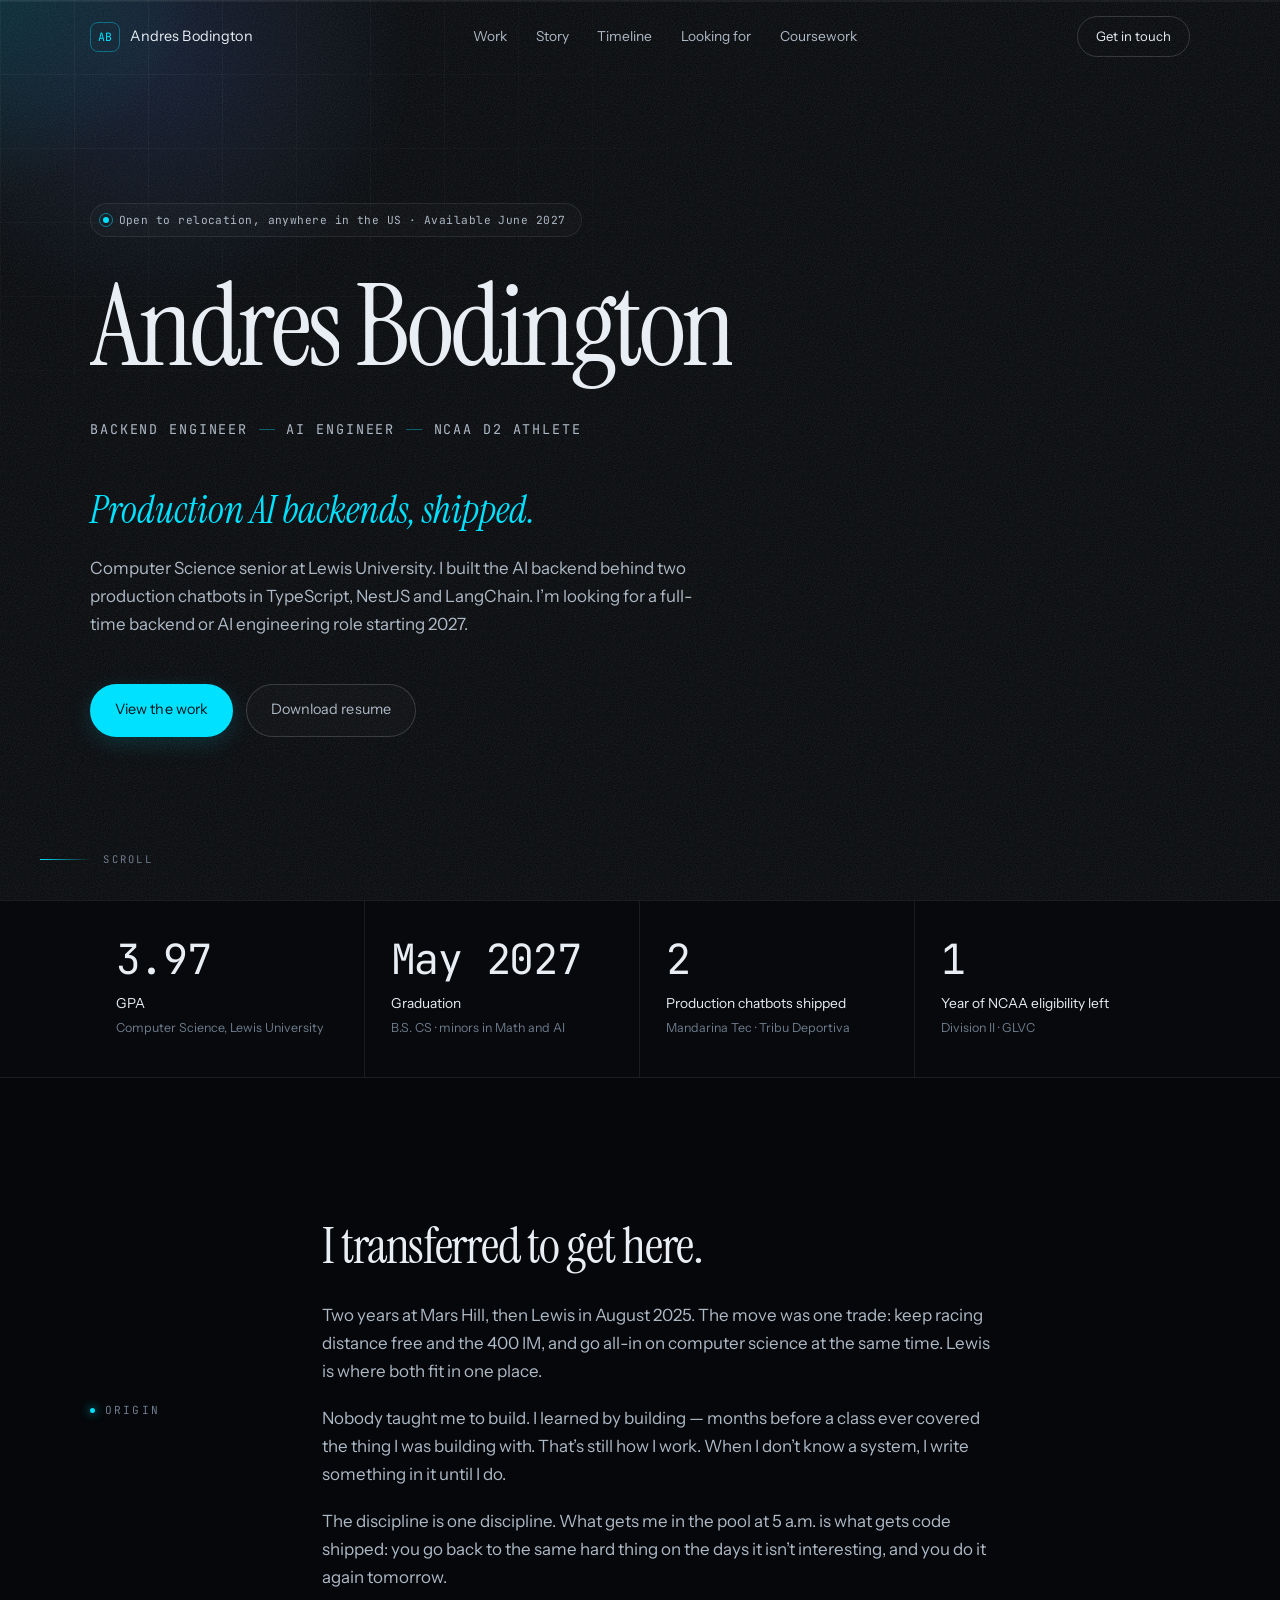
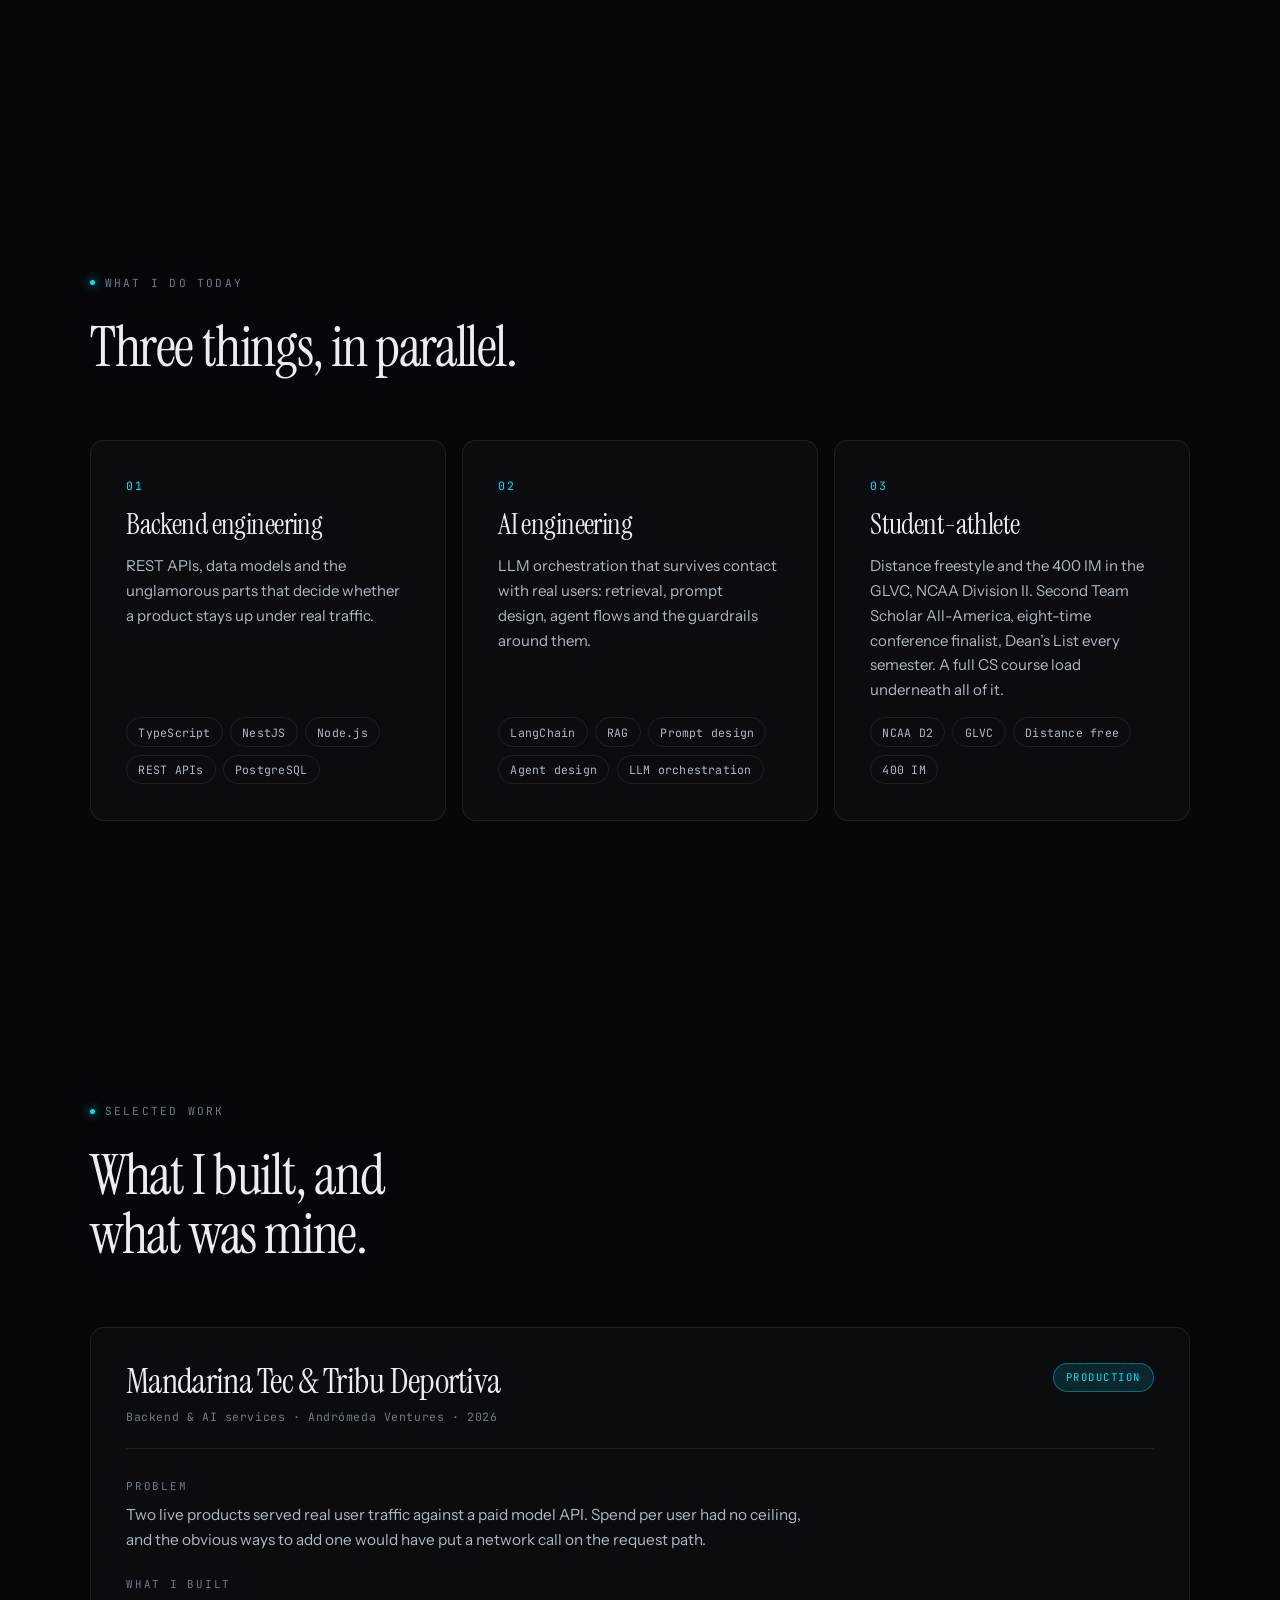
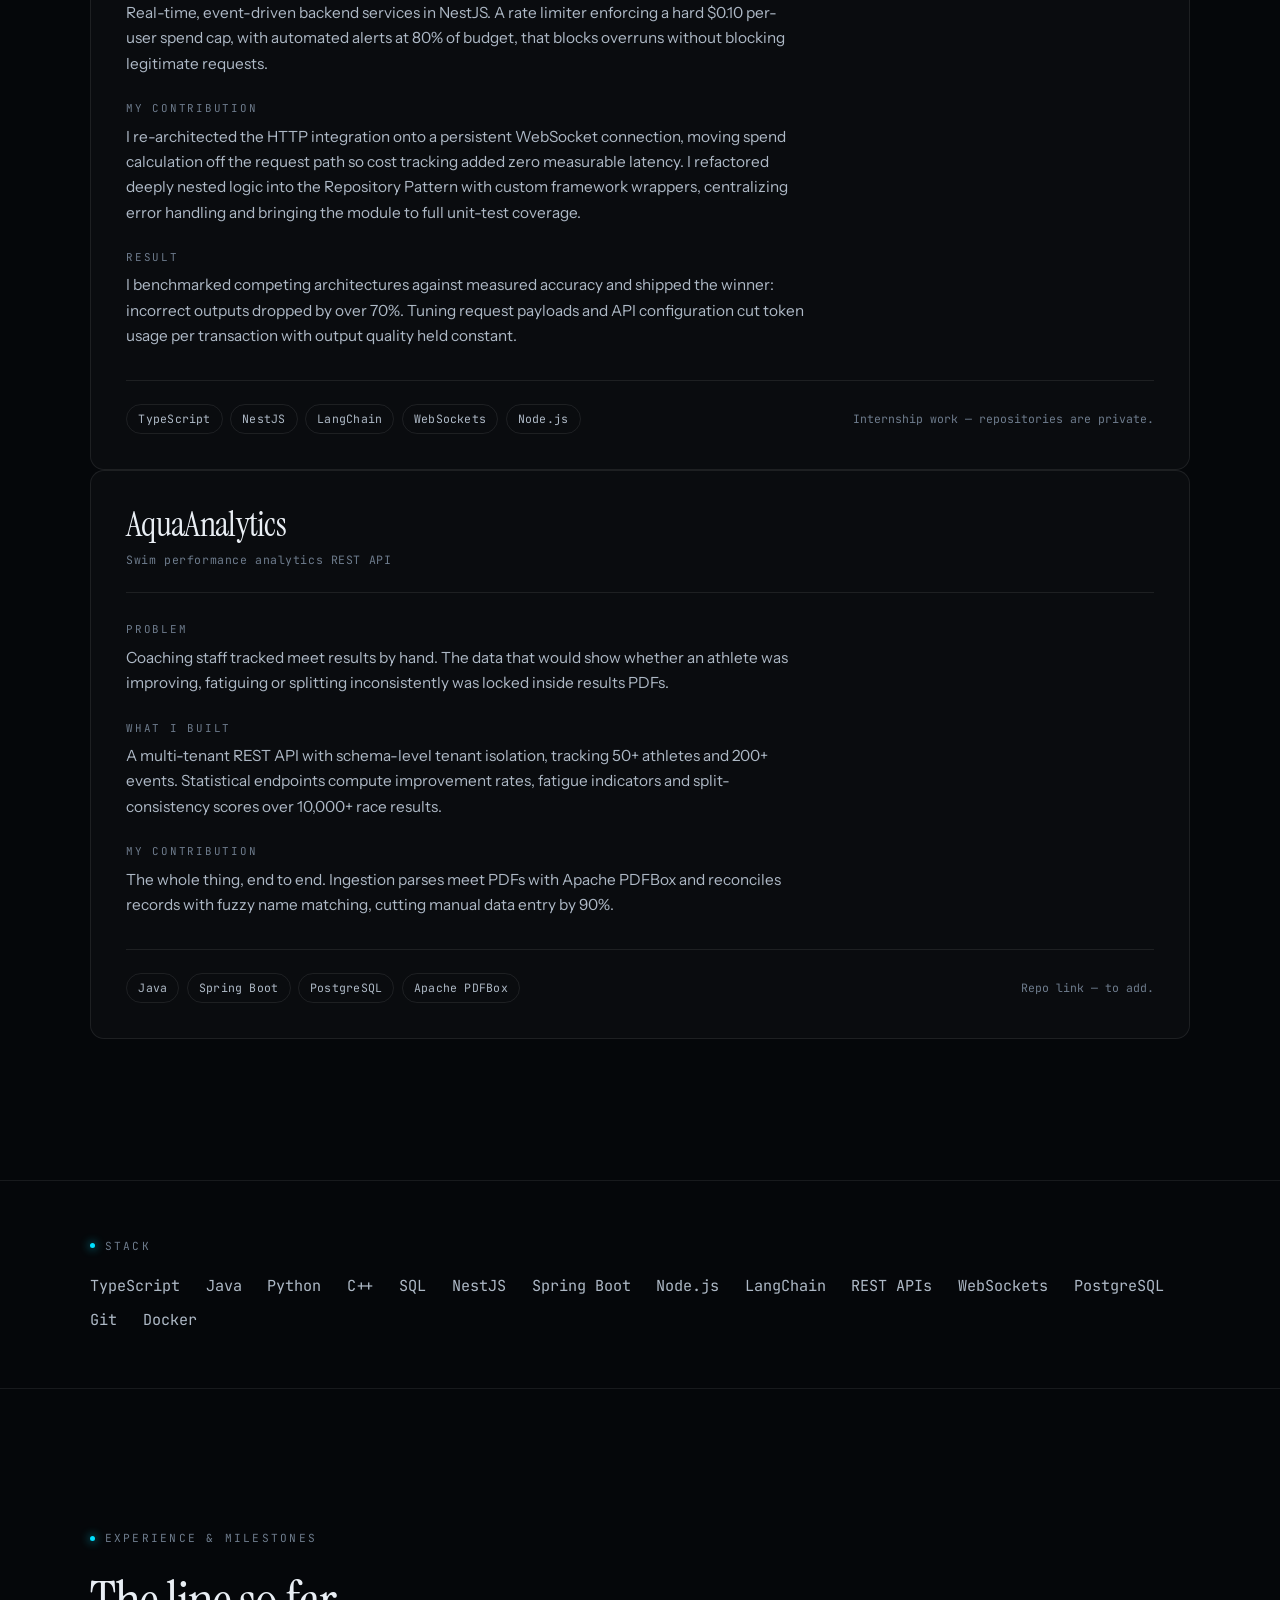
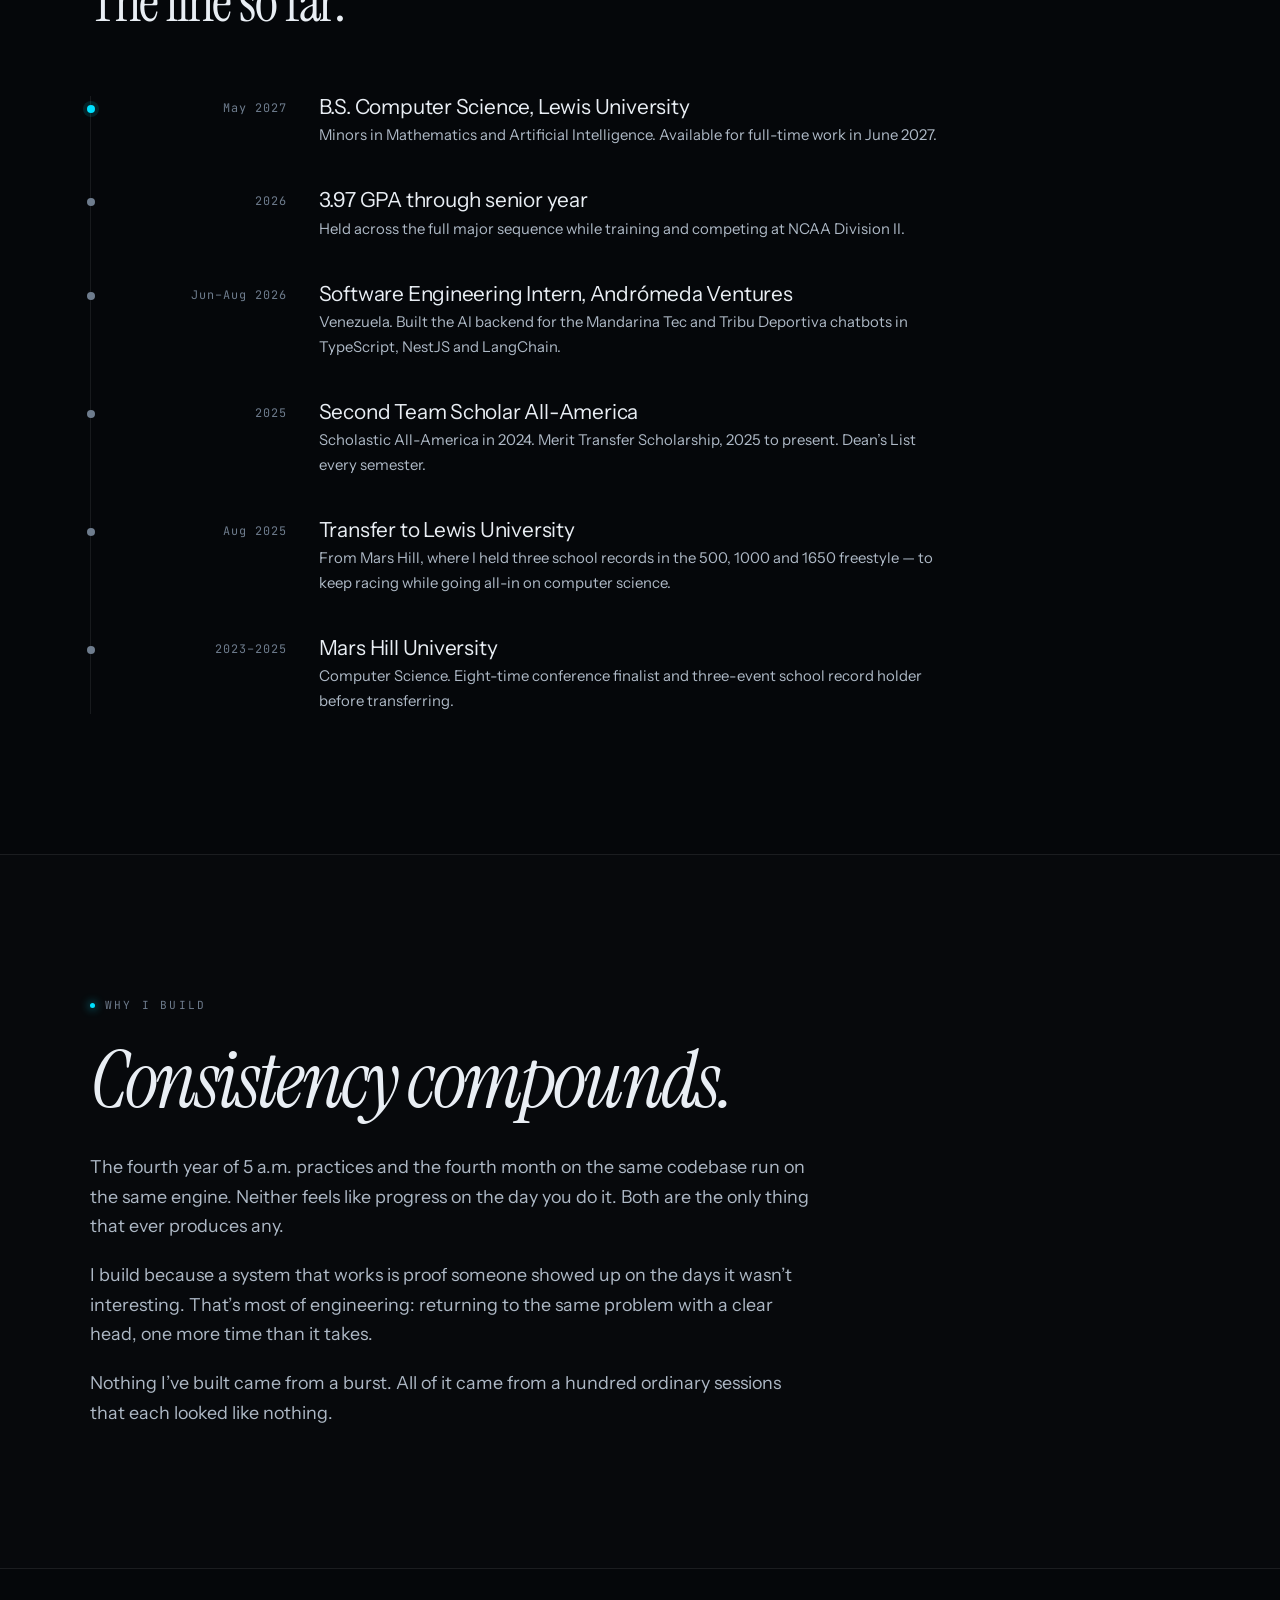
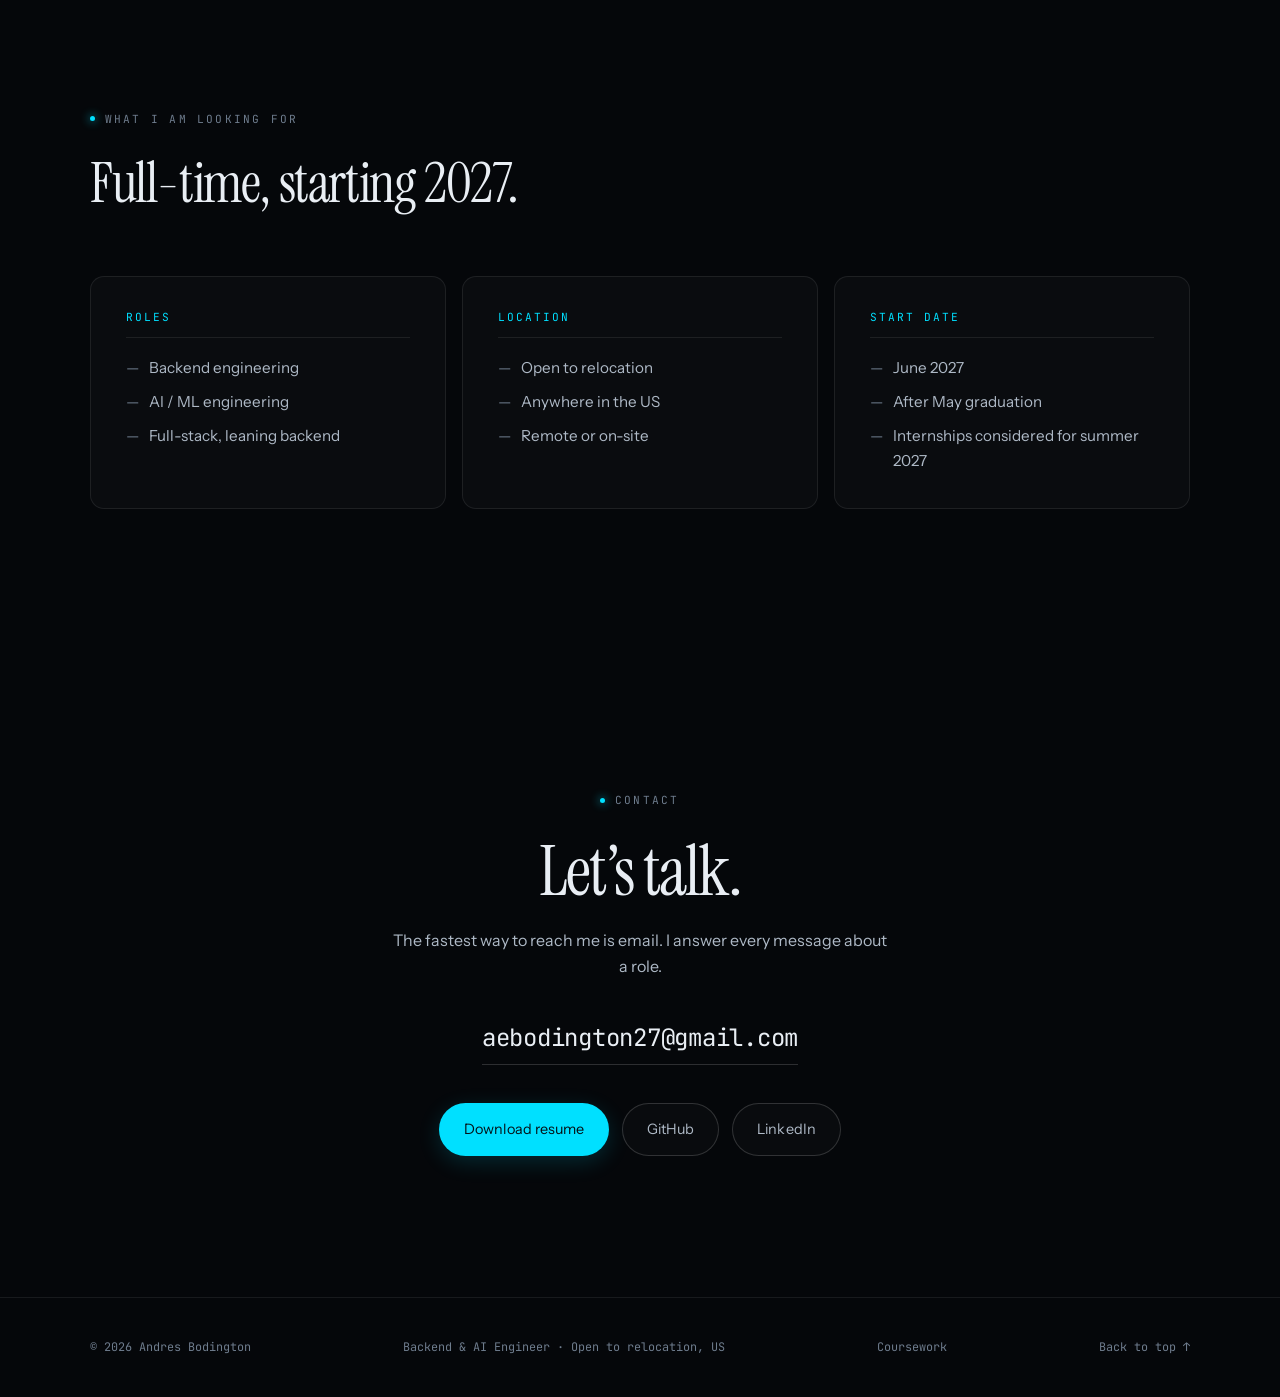
<file: index.html>
<!DOCTYPE html>
<html lang="en">
<head>
	<meta charset="utf-8" />
	<meta name="viewport" content="width=device-width, initial-scale=1" />
	<title>Andres Bodington — Backend &amp; AI Engineer</title>
	<meta name="description"
		content="I build production AI backends. Computer Science senior at Lewis University, NCAA Division II swimmer, looking for full-time backend or AI engineering roles starting 2027." />
	<meta name="theme-color" content="#05070a" />
	<link rel="canonical" href="./" />

	<meta property="og:type" content="profile" />
	<meta property="og:title" content="Andres Bodington — Backend &amp; AI Engineer" />
	<meta property="og:description" content="Production AI backends, shipped." />
	<meta property="og:image" content="assets/img/og-card.png" />
	<meta name="twitter:card" content="summary_large_image" />

	<link rel="icon" href="data:image/svg+xml,
		%3Csvg xmlns='http://www.w3.org/2000/svg' viewBox='0 0 32 32'%3E
		%3Crect width='32' height='32' rx='7' fill='%2305070a'/%3E
		%3Ctext x='16' y='22' font-family='Georgia,serif' font-size='17' fill='%2300e0ff'
		text-anchor='middle'%3EA%3C/text%3E%3C/svg%3E" />

	<link rel="preload" as="font" type="font/woff" crossorigin
		href="assets/fonts/instrument-serif-400.woff" />
	<link rel="preload" as="font" type="font/woff" crossorigin
		href="assets/fonts/instrument-sans-400.woff" />

	<link rel="stylesheet" href="styles.css?v=20260920h" />
</head>

<body>
	<a class="skip-link" href="#main">Skip to content</a>

	<!-- Signature effect: mouse-reactive gradient field + grid + grain -->
	<div class="bg-field" aria-hidden="true">
		<div class="bg-glow"></div>
		<div class="bg-grid"></div>
		<div class="bg-grain"></div>
	</div>

	<div class="scroll-progress" aria-hidden="true"><span data-scroll-progress></span></div>

	<div class="cursor" data-cursor-root aria-hidden="true">
		<span class="cursor-ring"></span>
		<span class="cursor-dot"></span>
	</div>

	<header class="nav" data-nav>
		<div class="nav-inner">
			<a class="nav-mark" href="#top">
				<span class="nav-mark-badge">AB</span>
				<span class="nav-mark-name">Andres Bodington</span>
			</a>
			<nav class="nav-links" aria-label="Sections">
				<a href="#work">Work</a>
				<a href="#story">Story</a>
				<a href="#timeline">Timeline</a>
				<a href="#looking">Looking for</a>
				<a href="coursework.html">Coursework</a>
			</nav>
			<a class="btn btn-sm" href="#contact">Get in touch</a>
		</div>
	</header>

	<main id="main">

		<!-- ================= HERO ================= -->
		<section class="hero" id="top">
			<div class="container hero-inner">
				<p class="availability" data-reveal>
					<span class="availability-dot" aria-hidden="true"></span>
					Open to relocation, anywhere in the US · Available June 2027
				</p>

				<h1 class="hero-name" data-split>Andres Bodington</h1>

				<p class="hero-roles" data-reveal>
					<span>Backend Engineer</span>
					<span class="sep" aria-hidden="true"></span>
					<span>AI Engineer</span>
					<span class="sep" aria-hidden="true"></span>
					<span>NCAA D2 Athlete</span>
				</p>

				<p class="hero-line" data-reveal>Production AI backends, shipped.</p>

				<p class="hero-sub" data-reveal>
					Computer Science senior at Lewis University. I built the AI backend behind two
					production chatbots in TypeScript, NestJS and LangChain. I’m looking for a
					full-time backend or AI engineering role starting 2027.
				</p>

				<div class="hero-cta" data-reveal>
					<a class="btn btn-primary" href="#work">View the work</a>
					<a class="btn btn-ghost" href="assets/docs/andres-bodington-resume.pdf"
						data-resume download>Download resume</a>
				</div>
			</div>

			<div class="hero-scroll" aria-hidden="true">
				<span class="hero-scroll-line"></span>
				<span class="hero-scroll-text">Scroll</span>
			</div>
		</section>

		<!-- ================= STATS ================= -->
		<section class="stats" aria-label="Key facts">
			<div class="container stats-grid" data-stats>
				<div class="stat" data-reveal>
					<p class="stat-value"><span data-count-to="3.97">3.97</span></p>
					<p class="stat-label">GPA</p>
					<p class="stat-note">Computer Science, Lewis University</p>
				</div>
				<div class="stat" data-reveal>
					<p class="stat-value">May <span data-count-to="2027" data-count-plain>2027</span></p>
					<p class="stat-label">Graduation</p>
					<p class="stat-note">B.S. CS · minors in Math and AI</p>
				</div>
				<div class="stat" data-reveal>
					<p class="stat-value"><span data-count-to="2">2</span></p>
					<p class="stat-label">Production chatbots shipped</p>
					<p class="stat-note">Mandarina Tec · Tribu Deportiva</p>
				</div>
				<div class="stat" data-reveal>
					<p class="stat-value"><span data-count-to="1">1</span></p>
					<p class="stat-label">Year of NCAA eligibility left</p>
					<p class="stat-note">Division II · GLVC</p>
				</div>
			</div>
		</section>

		<!-- ================= ORIGIN STORY ================= -->
		<section class="section story" id="story">
			<div class="container story-grid">
				<p class="eyebrow" data-reveal><span class="eyebrow-dot"></span>Origin</p>

				<div class="story-body">
					<h2 class="story-lead" data-reveal>
						I transferred to get here.
					</h2>
					<div class="story-text">
						<p data-reveal>
							Two years at Mars Hill, then Lewis in August 2025. The move was one trade:
							keep racing distance free and the 400 IM, and go all-in on computer science
							at the same time. Lewis is where both fit in one place.
						</p>
						<p data-reveal>
							Nobody taught me to build. I learned by building — months before a class ever
							covered the thing I was building with. That’s still how I work. When I don’t
							know a system, I write something in it until I do.
						</p>
						<p data-reveal>
							The discipline is one discipline. What gets me in the pool at 5 a.m. is what
							gets code shipped: you go back to the same hard thing on the days it isn’t
							interesting, and you do it again tomorrow.
						</p>
					</div>
				</div>
			</div>
		</section>

		<!-- ================= PILLARS ================= -->
		<section class="section pillars" aria-labelledby="pillars-title">
			<div class="container">
				<p class="eyebrow" data-reveal><span class="eyebrow-dot"></span>What I do today</p>
				<h2 class="section-title" id="pillars-title" data-reveal>Three things, in parallel.</h2>

				<div class="pillar-grid" data-pillars>
					<article class="card pillar" data-glow data-reveal>
						<span class="pillar-index">01</span>
						<h3 class="pillar-title">Backend engineering</h3>
						<p class="pillar-body">
							REST APIs, data models and the unglamorous parts that decide whether a
							product stays up under real traffic.
						</p>
						<ul class="tags">
							<li>TypeScript</li>
							<li>NestJS</li>
							<li>Node.js</li>
							<li>REST APIs</li>
							<li>PostgreSQL</li>
						</ul>
					</article>

					<article class="card pillar" data-glow data-reveal>
						<span class="pillar-index">02</span>
						<h3 class="pillar-title">AI engineering</h3>
						<p class="pillar-body">
							LLM orchestration that survives contact with real users: retrieval, prompt
							design, agent flows and the guardrails around them.
						</p>
						<ul class="tags">
							<li>LangChain</li>
							<li>RAG</li>
							<li>Prompt design</li>
							<li>Agent design</li>
							<li>LLM orchestration</li>
						</ul>
					</article>

					<article class="card pillar" data-glow data-reveal>
						<span class="pillar-index">03</span>
						<h3 class="pillar-title">Student-athlete</h3>
						<p class="pillar-body">
							Distance freestyle and the 400 IM in the GLVC, NCAA Division II. Second Team
							Scholar All-America, eight-time conference finalist, Dean&rsquo;s List every
							semester. A full CS course load underneath all of it.
						</p>
						<ul class="tags">
							<li>NCAA D2</li>
							<li>GLVC</li>
							<li>Distance free</li>
							<li>400 IM</li>
						</ul>
					</article>
				</div>
			</div>
		</section>

		<!-- ================= PROJECTS ================= -->
		<section class="section work" id="work">
			<div class="container">
				<p class="eyebrow" data-reveal><span class="eyebrow-dot"></span>Selected work</p>
				<h2 class="section-title" data-reveal>What I built, and what was mine.</h2>

				<article class="card project project-featured" data-glow data-reveal>
					<div class="project-head">
						<div>
							<h3 class="project-name">Mandarina Tec &amp; Tribu Deportiva</h3>
							<p class="project-kind">Backend &amp; AI services · Andrómeda Ventures · 2026</p>
						</div>
						<span class="badge">Production</span>
					</div>

					<dl class="project-facts">
						<div>
							<dt>Problem</dt>
							<dd>
								Two live products served real user traffic against a paid model API. Spend per
								user had no ceiling, and the obvious ways to add one would have put a network
								call on the request path.
							</dd>
						</div>
						<div>
							<dt>What I built</dt>
							<dd>
								Real-time, event-driven backend services in NestJS. A rate limiter enforcing a
								hard $0.10 per-user spend cap, with automated alerts at 80% of budget, that
								blocks overruns without blocking legitimate requests.
							</dd>
						</div>
						<div>
							<dt>My contribution</dt>
							<dd>
								I re-architected the HTTP integration onto a persistent WebSocket connection,
								moving spend calculation off the request path so cost tracking added zero
								measurable latency. I refactored deeply nested logic into the Repository Pattern
								with custom framework wrappers, centralizing error handling and bringing the
								module to full unit-test coverage.
							</dd>
						</div>
						<div>
							<dt>Result</dt>
							<dd>
								I benchmarked competing architectures against measured accuracy and shipped the
								winner: incorrect outputs dropped by over 70%. Tuning request payloads and API
								configuration cut token usage per transaction with output quality held constant.
							</dd>
						</div>
					</dl>

					<footer class="project-foot">
						<ul class="tags">
							<li>TypeScript</li>
							<li>NestJS</li>
							<li>LangChain</li>
							<li>WebSockets</li>
							<li>Node.js</li>
						</ul>
						<p class="project-links-note">Internship work — repositories are private.</p>
					</footer>
				</article>

				<article class="card project" data-glow data-reveal>
					<div class="project-head">
						<div>
							<h3 class="project-name">AquaAnalytics</h3>
							<p class="project-kind">Swim performance analytics REST API</p>
						</div>
					</div>

					<dl class="project-facts">
						<div>
							<dt>Problem</dt>
							<dd>
								Coaching staff tracked meet results by hand. The data that would show whether an
								athlete was improving, fatiguing or splitting inconsistently was locked inside
								results PDFs.
							</dd>
						</div>
						<div>
							<dt>What I built</dt>
							<dd>
								A multi-tenant REST API with schema-level tenant isolation, tracking 50+ athletes
								and 200+ events. Statistical endpoints compute improvement rates, fatigue
								indicators and split-consistency scores over 10,000+ race results.
							</dd>
						</div>
						<div>
							<dt>My contribution</dt>
							<dd>
								The whole thing, end to end. Ingestion parses meet PDFs with Apache PDFBox and
								reconciles records with fuzzy name matching, cutting manual data entry by 90%.
							</dd>
						</div>
					</dl>

					<footer class="project-foot">
						<ul class="tags">
							<li>Java</li>
							<li>Spring Boot</li>
							<li>PostgreSQL</li>
							<li>Apache PDFBox</li>
						</ul>
						<p class="project-links-note" data-todo>Repo link — to add.</p>
					</footer>
				</article>
			</div>
		</section>

		<!-- ================= STACK ================= -->
		<section class="stack-bar" aria-label="Tech stack">
			<div class="container">
				<p class="eyebrow" data-reveal><span class="eyebrow-dot"></span>Stack</p>
				<ul class="stack-list" data-reveal data-stack>
					<li>TypeScript</li>
					<li>Java</li>
					<li>Python</li>
					<li>C++</li>
					<li>SQL</li>
					<li>NestJS</li>
					<li>Spring Boot</li>
					<li>Node.js</li>
					<li>LangChain</li>
					<li>REST APIs</li>
					<li>WebSockets</li>
					<li>PostgreSQL</li>
					<li>Git</li>
					<li>Docker</li>
				</ul>
			</div>
		</section>

		<!-- ================= TIMELINE ================= -->
		<section class="section timeline-section" id="timeline">
			<div class="container">
				<p class="eyebrow" data-reveal><span class="eyebrow-dot"></span>Experience &amp; milestones</p>
				<h2 class="section-title" data-reveal>The line so far.</h2>

				<ol class="timeline" data-timeline>
					<li class="tl-item is-upcoming" data-reveal>
						<span class="tl-year">May 2027</span>
						<div class="tl-body">
							<h3 class="tl-title">B.S. Computer Science, Lewis University</h3>
							<p>Minors in Mathematics and Artificial Intelligence. Available for full-time
								work in June 2027.</p>
						</div>
					</li>
					<li class="tl-item" data-reveal>
						<span class="tl-year">2026</span>
						<div class="tl-body">
							<h3 class="tl-title">3.97 GPA through senior year</h3>
							<p>Held across the full major sequence while training and competing at NCAA
								Division II.</p>
						</div>
					</li>
					<li class="tl-item" data-reveal>
						<span class="tl-year">Jun–Aug 2026</span>
						<div class="tl-body">
							<h3 class="tl-title">Software Engineering Intern, Andrómeda Ventures</h3>
							<p>Venezuela. Built the AI backend for the Mandarina Tec and Tribu Deportiva
								chatbots in TypeScript, NestJS and LangChain.</p>
						</div>
					</li>
					<li class="tl-item" data-reveal>
						<span class="tl-year">2025</span>
						<div class="tl-body">
							<h3 class="tl-title">Second Team Scholar All-America</h3>
							<p>Scholastic All-America in 2024. Merit Transfer Scholarship, 2025 to present.
								Dean&rsquo;s List every semester.</p>
						</div>
					</li>
					<li class="tl-item" data-reveal>
						<span class="tl-year">Aug 2025</span>
						<div class="tl-body">
							<h3 class="tl-title">Transfer to Lewis University</h3>
							<p>From Mars Hill, where I held three school records in the 500, 1000 and 1650
								freestyle — to keep racing while going all-in on computer science.</p>
						</div>
					</li>
					<li class="tl-item" data-reveal>
						<span class="tl-year">2023&ndash;2025</span>
						<div class="tl-body">
							<h3 class="tl-title">Mars Hill University</h3>
							<p>Computer Science. Eight-time conference finalist and three-event school record
								holder before transferring.</p>
						</div>
					</li>
				</ol>
			</div>
		</section>

		<!-- ================= MANIFESTO ================= -->
		<section class="section manifesto" aria-labelledby="manifesto-title">
			<div class="container manifesto-inner">
				<p class="eyebrow" data-reveal><span class="eyebrow-dot"></span>Why I build</p>
				<h2 class="manifesto-title" id="manifesto-title" data-reveal>
					Consistency compounds.
				</h2>
				<div class="manifesto-text">
					<p data-reveal>
						The fourth year of 5 a.m. practices and the fourth month on the same codebase run
						on the same engine. Neither feels like progress on the day you do it. Both are
						the only thing that ever produces any.
					</p>
					<p data-reveal>
						I build because a system that works is proof someone showed up on the days it
						wasn’t interesting. That’s most of engineering: returning to the same problem
						with a clear head, one more time than it takes.
					</p>
					<p data-reveal>
						Nothing I’ve built came from a burst. All of it came from a hundred ordinary
						sessions that each looked like nothing.
					</p>
				</div>
			</div>
		</section>

		<!-- ================= LOOKING FOR ================= -->
		<section class="section looking" id="looking">
			<div class="container">
				<p class="eyebrow" data-reveal><span class="eyebrow-dot"></span>What I am looking for</p>
				<h2 class="section-title" data-reveal>Full-time, starting 2027.</h2>

				<div class="looking-grid">
					<div class="card looking-card" data-glow data-reveal>
						<h3>Roles</h3>
						<ul class="looking-list">
							<li>Backend engineering</li>
							<li>AI / ML engineering</li>
							<li>Full-stack, leaning backend</li>
						</ul>
					</div>
					<div class="card looking-card" data-glow data-reveal>
						<h3>Location</h3>
						<ul class="looking-list">
							<li>Open to relocation</li>
							<li>Anywhere in the US</li>
							<li>Remote or on-site</li>
						</ul>
					</div>
					<div class="card looking-card" data-glow data-reveal>
						<h3>Start date</h3>
						<ul class="looking-list">
							<li>June 2027</li>
							<li>After May graduation</li>
							<li>Internships considered for summer 2027</li>
						</ul>
					</div>
				</div>
			</div>
		</section>

		<!-- ================= CONTACT ================= -->
		<section class="section contact" id="contact">
			<div class="container contact-inner">
				<p class="eyebrow" data-reveal><span class="eyebrow-dot"></span>Contact</p>
				<h2 class="contact-title" data-reveal>Let’s talk.</h2>
				<p class="contact-sub" data-reveal>
					The fastest way to reach me is email. I answer every message about a role.
				</p>

				<a class="contact-email" data-reveal
					href="mailto:aebodington27@gmail.com?subject=Backend%2FAI%20engineering%20role%20%E2%80%94%20Andres%20Bodington">
					aebodington27@gmail.com
				</a>

				<div class="contact-actions" data-reveal>
					<a class="btn btn-primary" href="assets/docs/andres-bodington-resume.pdf"
						data-resume download>Download resume</a>
					<a class="btn btn-ghost" data-link="github"
						href="https://github.com/aebodi" target="_blank" rel="noopener noreferrer">GitHub</a>
					<a class="btn btn-ghost" data-link="linkedin"
						href="https://www.linkedin.com/in/andresbodington" target="_blank"
						rel="noopener noreferrer">LinkedIn</a>
				</div>
			</div>
		</section>
	</main>

	<footer class="footer">
		<div class="container footer-inner">
			<p>© <span data-year>2026</span> Andres Bodington</p>
			<p class="footer-note">Backend &amp; AI Engineer · Open to relocation, US</p>
			<a class="footer-top" href="coursework.html">Coursework</a>
			<a class="footer-top" href="#top">Back to top ↑</a>
		</div>
	</footer>

	<script type="application/ld+json">
	{
		"@context": "https://schema.org",
		"@type": "Person",
		"name": "Andres Bodington",
		"jobTitle": "Backend and AI Engineer",
		"email": "mailto:aebodington27@gmail.com",
		"alumniOf": { "@type": "CollegeOrUniversity", "name": "Lewis University" },
		"knowsAbout": ["Backend engineering", "AI engineering", "TypeScript", "NestJS",
			"LangChain", "Node.js", "PostgreSQL"]
	}
	</script>

	<script defer src="lib/manifest.js?v=20260920h"></script>
	<script defer src="main.js?v=20260920h"></script>
</body>
</html>
</file>
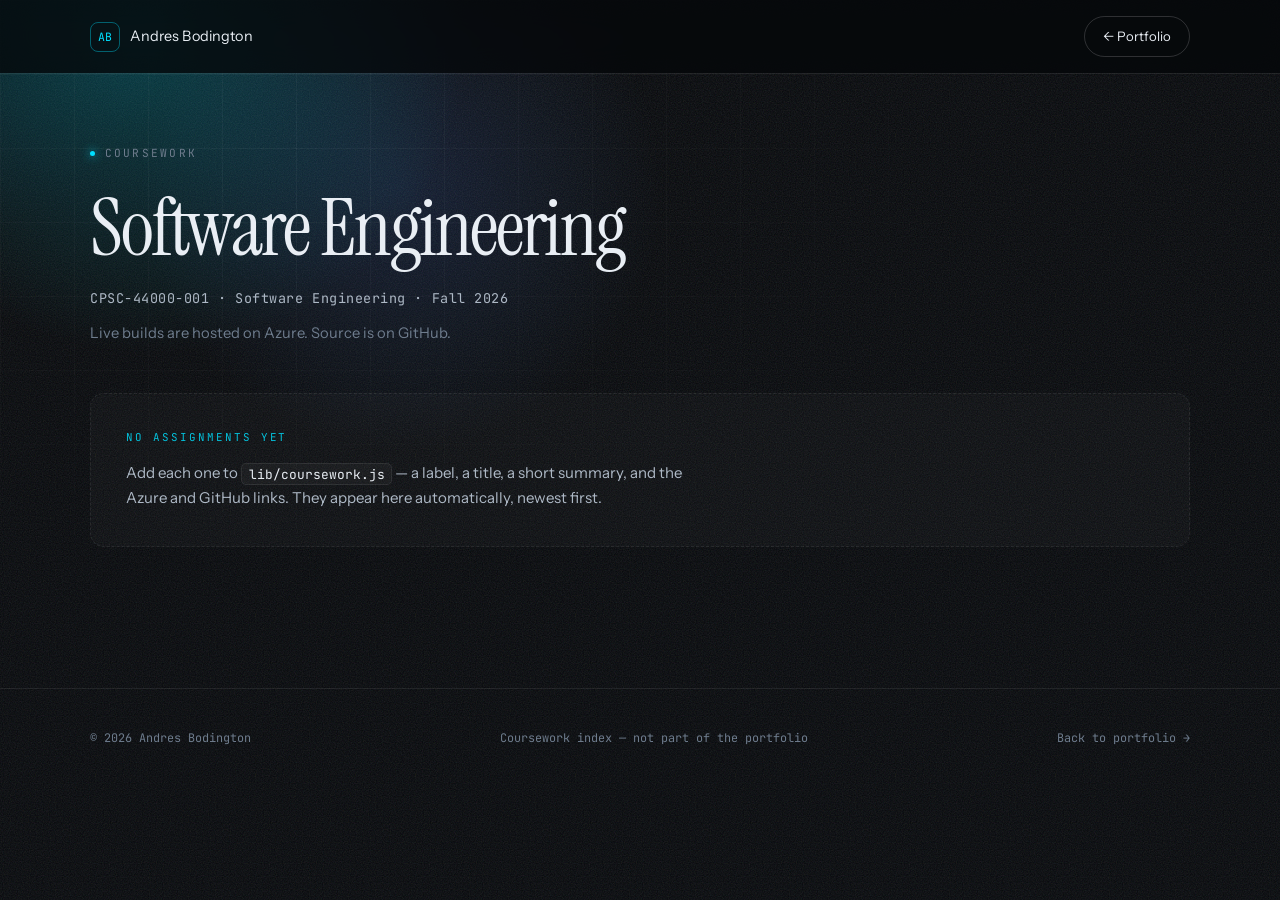
<file: coursework.html>
<!DOCTYPE html>
<html lang="en">
<head>
	<meta charset="utf-8" />
	<meta name="viewport" content="width=device-width, initial-scale=1" />
	<title>Coursework — Andres Bodington</title>
	<meta name="description" content="Software Engineering assignment index. Live builds on Azure." />
	<meta name="robots" content="noindex, nofollow" />
	<meta name="theme-color" content="#05070a" />

	<link rel="icon" href="data:image/svg+xml,
		%3Csvg xmlns='http://www.w3.org/2000/svg' viewBox='0 0 32 32'%3E
		%3Crect width='32' height='32' rx='7' fill='%2305070a'/%3E
		%3Ctext x='16' y='22' font-family='Georgia,serif' font-size='17' fill='%2300e0ff'
		text-anchor='middle'%3EA%3C/text%3E%3C/svg%3E" />

	<link rel="preload" as="font" type="font/woff" crossorigin
		href="assets/fonts/instrument-serif-400.woff" />
	<link rel="preload" as="font" type="font/woff" crossorigin
		href="assets/fonts/instrument-sans-400.woff" />

	<link rel="stylesheet" href="styles.css?v=20260920h" />
</head>

<body class="page-plain">
	<a class="skip-link" href="#main">Skip to content</a>

	<div class="bg-field" aria-hidden="true">
		<div class="bg-glow"></div>
		<div class="bg-grid"></div>
		<div class="bg-grain"></div>
	</div>

	<div class="cursor" data-cursor-root aria-hidden="true">
		<span class="cursor-ring"></span>
		<span class="cursor-dot"></span>
	</div>

	<header class="nav is-scrolled" data-nav>
		<div class="nav-inner">
			<a class="nav-mark" href="index.html">
				<span class="nav-mark-badge">AB</span>
				<span class="nav-mark-name">Andres Bodington</span>
			</a>
			<a class="btn btn-sm" href="index.html">← Portfolio</a>
		</div>
	</header>

	<main id="main">
		<section class="section page-head">
			<div class="container">
				<p class="eyebrow" data-reveal><span class="eyebrow-dot"></span>Coursework</p>
				<h1 class="page-title" data-reveal>Software Engineering</h1>
				<p class="page-meta" data-reveal data-course>
					CPSC-44000-001 · Software Engineering · Fall 2026
				</p>
				<p class="page-sub" data-reveal data-course-note>
					Live builds are hosted on Azure. Source is on GitHub.
				</p>
			</div>
		</section>

		<section class="section cw-section">
			<div class="container">
				<ol class="cw-list" data-coursework>
					<!--
						Entries render here from lib/coursework.js. The mount only fills this
						list when it is empty, so anything hardcoded below is left untouched.
					-->
				</ol>

				<div class="cw-empty card" data-cw-empty data-todo>
					<p class="slot-tag">No assignments yet</p>
					<p>
						Add each one to <code>lib/coursework.js</code> — a label, a title, a short
						summary, and the Azure and GitHub links. They appear here automatically,
						newest first.
					</p>
				</div>
			</div>
		</section>
	</main>

	<footer class="footer">
		<div class="container footer-inner">
			<p>© <span data-year>2026</span> Andres Bodington</p>
			<p class="footer-note">Coursework index — not part of the portfolio</p>
			<a class="footer-top" href="index.html">Back to portfolio →</a>
		</div>
	</footer>

	<script defer src="lib/coursework.js?v=20260920h"></script>
	<script defer src="main.js?v=20260920h"></script>
</body>
</html>
</file>
<file: styles.css>
/* =============================================================================
 * styles.css — Andres Bodington portfolio.
  ============================================================= */
@font-face {
	font-family: 'Instrument Serif';
	src: url('assets/fonts/instrument-serif-400.woff') format('woff');
	font-weight: 400;
	font-style: normal;
	font-display: swap;
}

@font-face {
	font-family: 'Instrument Serif';
	src: url('assets/fonts/instrument-serif-400i.woff') format('woff');
	font-weight: 400;
	font-style: italic;
	font-display: swap;
}

@font-face {
	font-family: 'Instrument Sans';
	src: url('assets/fonts/instrument-sans-400.woff') format('woff');
	font-weight: 300 500;
	font-style: normal;
	font-display: swap;
}

@font-face {
	font-family: 'Instrument Sans';
	src: url('assets/fonts/instrument-sans-700.woff') format('woff');
	font-weight: 600 700;
	font-style: normal;
	font-display: swap;
}

@font-face {
	font-family: 'JetBrains Mono';
	src: url('assets/fonts/jetbrains-mono-400.woff') format('woff');
	font-weight: 400 500;
	font-style: normal;
	font-display: swap;
}

/* =============================================================
   1. Tokens
   ============================================================= */
:root {
	--bg: #05070a;
	--bg-soft: #0a0e15;
	--bg-card: rgba(255, 255, 255, 0.022);
	--ink: #e9eef4;
	--ink-2: #aeb9c6;
	--muted: #6e7c8d;
	--line: rgba(255, 255, 255, 0.08);
	--line-2: rgba(255, 255, 255, 0.16);

	--accent: #00e0ff;
	--accent-2: #4f8bff;
	--accent-soft: rgba(0, 224, 255, 0.12);
	--accent-line: rgba(0, 224, 255, 0.38);

	--serif: 'Instrument Serif', Georgia, 'Times New Roman', serif;
	--sans: 'Instrument Sans', system-ui, -apple-system, 'Segoe UI', sans-serif;
	--mono: 'JetBrains Mono', ui-monospace, 'SF Mono', Menlo, monospace;

	--ease-out: cubic-bezier(0.16, 1, 0.3, 1);
	--ease-in: cubic-bezier(0.7, 0, 0.84, 0);
	--ease-soft: cubic-bezier(0.25, 0.46, 0.45, 0.94);

	--gutter: clamp(1.25rem, 4vw, 2.5rem);
	--maxw: 1180px;
	--section-y: clamp(5.5rem, 11vw, 9.5rem);
	--radius: 14px;

	--mx: 50%;
	--my: 38%;
}

/* =============================================================
   2. Reset & base
   ============================================================= */
*,
*::before,
*::after {
	box-sizing: border-box;
	margin: 0;
}

html {
	-webkit-text-size-adjust: 100%;
	tab-size: 2;
	scroll-behavior: smooth;
	scroll-padding-top: 90px;
}

body {
	background: var(--bg);
	color: var(--ink);
	font-family: var(--sans);
	font-size: 16px;
	font-weight: 300;
	line-height: 1.65;
	-webkit-font-smoothing: antialiased;
	text-rendering: optimizeLegibility;
	overflow-x: clip;
	overscroll-behavior-y: none;
}

img,
svg,
video {
	display: block;
	max-width: 100%;
}

img {
	height: auto;
}

button {
	font: inherit;
	color: inherit;
	cursor: pointer;
	border: 0;
	background: none;
}

a {
	color: inherit;
	text-decoration: none;
}

ul,
ol {
	list-style: none;
	padding: 0;
}

p {
	text-wrap: pretty;
}

h1,
h2,
h3 {
	text-wrap: balance;
	font-weight: 400;
	line-height: 1.05;
	letter-spacing: -0.02em;
}

dl,
dd {
	margin: 0;
}

::selection {
	background: var(--accent);
	color: #04121a;
}

:focus-visible {
	outline: 2px solid var(--accent);
	outline-offset: 3px;
	border-radius: 4px;
}

/* =============================================================
   3. Utilities
   ============================================================= */
.container {
	width: 100%;
	max-width: var(--maxw);
	margin-inline: auto;
	padding-inline: var(--gutter);
}

.section {
	padding-block: var(--section-y);
	position: relative;
}

.skip-link {
	position: fixed;
	top: -100px;
	left: 1rem;
	z-index: 9999;
	padding: 0.6rem 1rem;
	border-radius: 8px;
	background: var(--ink);
	color: var(--bg);
	font-weight: 500;
}

.skip-link:focus {
	top: 1rem;
}

/* =============================================================
   4. Typography
   ============================================================= */
.eyebrow {
	display: flex;
	align-items: center;
	gap: 0.6rem;
	margin-bottom: 1.6rem;
	color: var(--muted);
	font-family: var(--mono);
	font-size: 0.7rem;
	font-weight: 500;
	letter-spacing: 0.2em;
	text-transform: uppercase;
}

.eyebrow-dot {
	width: 5px;
	height: 5px;
	border-radius: 50%;
	background: var(--accent);
	box-shadow: 0 0 10px var(--accent);
}

.section-title {
	max-width: 22ch;
	margin-bottom: clamp(2.5rem, 5vw, 4rem);
	font-family: var(--serif);
	font-size: clamp(2.1rem, 4.6vw, 3.5rem);
	line-height: 1.04;
	letter-spacing: -0.025em;
}

/* =============================================================
   5. Components
   ============================================================= */

/* --- buttons --- */
.btn {
	display: inline-flex;
	align-items: center;
	justify-content: center;
	gap: 0.5rem;
	padding: 0.85rem 1.5rem;
	border: 1px solid var(--line-2);
	border-radius: 999px;
	font-size: 0.9rem;
	font-weight: 500;
	letter-spacing: 0.005em;
	white-space: nowrap;
	transition: transform 0.4s var(--ease-soft), box-shadow 0.4s var(--ease-soft),
		background-color 0.4s var(--ease-out), border-color 0.4s var(--ease-out),
		color 0.4s var(--ease-out);
}

.btn:hover {
	transform: translateY(-3px);
}

.btn:active {
	transform: translateY(-1px);
	transition-duration: 0.12s;
}

.btn-primary {
	border-color: transparent;
	background: var(--accent);
	color: #041318;
	box-shadow: 0 6px 22px rgba(0, 224, 255, 0.16);
}

.btn-primary:hover {
	box-shadow: 0 18px 44px rgba(0, 224, 255, 0.28);
}

.btn-ghost {
	color: var(--ink-2);
	background: rgba(255, 255, 255, 0.02);
}

.btn-ghost:hover {
	color: var(--ink);
	border-color: var(--accent-line);
	background: var(--accent-soft);
}

.btn-sm {
	padding: 0.55rem 1.1rem;
	font-size: 0.82rem;
}

/* --- cards --- */
.card {
	position: relative;
	isolation: isolate;
	padding: clamp(1.5rem, 3vw, 2.2rem);
	border: 1px solid var(--line);
	border-radius: var(--radius);
	background: var(--bg-card);
	overflow: hidden;
	transition: border-color 0.5s var(--ease-out), transform 0.5s var(--ease-out);
}

/* cursor-tracked glow (effect 4/5) */
.card::before {
	content: '';
	position: absolute;
	inset: -1px;
	z-index: -1;
	opacity: 0;
	background: radial-gradient(340px circle at var(--gx, 50%) var(--gy, 50%),
			rgba(0, 224, 255, 0.13), transparent 62%);
	transition: opacity 0.45s var(--ease-out);
	pointer-events: none;
}

.card:hover {
	border-color: var(--line-2);
}

.card.is-glowing::before {
	opacity: 1;
}

/* --- tags --- */
.tags {
	display: flex;
	flex-wrap: wrap;
	gap: 0.45rem;
}

.tags li {
	padding: 0.28rem 0.7rem;
	border: 1px solid var(--line);
	border-radius: 999px;
	color: var(--ink-2);
	font-family: var(--mono);
	font-size: 0.72rem;
	letter-spacing: 0.02em;
}

/* --- placeholder markers (invariant: visibly a placeholder) --- */
.card[data-todo],
.btn[data-todo] {
	border-style: dashed;
}

.slot-tag {
	margin-bottom: 0.9rem;
	color: var(--accent);
	font-family: var(--mono);
	font-size: 0.68rem;
	letter-spacing: 0.18em;
	text-transform: uppercase;
	opacity: 0.85;
}

.tl-year.is-todo {
	display: inline-block;
	justify-self: start;
	border: 0;
	border-bottom: 1px dashed var(--accent-line);
	color: var(--muted);
	cursor: help;
}

/* --- nav --- */
.nav {
	position: fixed;
	top: 0;
	inset-inline: 0;
	z-index: 100;
	transition: background-color 0.45s var(--ease-out), backdrop-filter 0.45s var(--ease-out),
		box-shadow 0.45s var(--ease-out);
}

.nav.is-scrolled {
	background: rgba(5, 7, 10, 0.78);
	backdrop-filter: blur(14px);
	-webkit-backdrop-filter: blur(14px);
	box-shadow: 0 1px 0 var(--line);
}

@supports not ((backdrop-filter: blur(1px)) or (-webkit-backdrop-filter: blur(1px))) {
	.nav.is-scrolled {
		background: rgba(5, 7, 10, 0.96);
	}
}

.nav-inner {
	display: flex;
	align-items: center;
	justify-content: space-between;
	gap: 1rem;
	width: 100%;
	max-width: var(--maxw);
	margin-inline: auto;
	padding: 1rem var(--gutter);
}

.nav-mark {
	display: flex;
	align-items: center;
	gap: 0.65rem;
}

.nav-mark-badge {
	display: grid;
	place-items: center;
	width: 30px;
	height: 30px;
	border: 1px solid var(--accent-line);
	border-radius: 8px;
	color: var(--accent);
	font-family: var(--mono);
	font-size: 0.72rem;
	letter-spacing: 0.04em;
}

.nav-mark-name {
	font-size: 0.9rem;
	font-weight: 500;
	letter-spacing: 0.01em;
}

.nav-links {
	display: none;
	gap: 1.8rem;
}

.nav-links a {
	position: relative;
	color: var(--ink-2);
	font-size: 0.86rem;
	transition: color 0.35s var(--ease-out);
}

.nav-links a::after {
	content: '';
	position: absolute;
	left: 0;
	bottom: -5px;
	width: 100%;
	height: 1px;
	background: var(--accent);
	transform: scaleX(0);
	transform-origin: 0 50%;
	transition: transform 0.4s var(--ease-out);
}

.nav-links a:hover {
	color: var(--ink);
}

.nav-links a:hover::after {
	transform: scaleX(1);
}

/* --- circle cursor (pointer devices only) --- */
.cursor {
	position: fixed;
	top: 0;
	left: 0;
	z-index: 9999;
	display: none;
	opacity: 0;
	pointer-events: none;
	transition: opacity 0.3s var(--ease-out);
}

/* Shown only once the first mousemove has positioned it — no flash at (0,0). */
.cursor.is-ready {
	opacity: 1;
}

@media (hover: hover) and (pointer: fine) {
	.cursor {
		display: block;
	}
}

.cursor-dot,
.cursor-ring {
	position: fixed;
	top: 0;
	left: 0;
	border-radius: 50%;
	pointer-events: none;
	will-change: transform;
}

.cursor-dot {
	width: 5px;
	height: 5px;
	margin: -2.5px;
	background: var(--accent);
}

.cursor-ring {
	width: 34px;
	height: 34px;
	margin: -17px;
	border: 1px solid rgba(0, 224, 255, 0.45);
	transition: width 0.4s var(--ease-out), height 0.4s var(--ease-out),
		margin 0.4s var(--ease-out), background-color 0.4s var(--ease-out),
		border-color 0.4s var(--ease-out);
}

.cursor.is-interactive .cursor-ring {
	width: 56px;
	height: 56px;
	margin: -28px;
	border-color: rgba(0, 224, 255, 0.7);
	background: rgba(0, 224, 255, 0.07);
}

.has-cursor,
.has-cursor a,
.has-cursor button {
	cursor: none;
}

/* --- scroll progress --- */
.scroll-progress {
	position: fixed;
	top: 0;
	inset-inline: 0;
	z-index: 200;
	height: 2px;
	background: rgba(255, 255, 255, 0.05);
	pointer-events: none;
}

.scroll-progress span {
	display: block;
	height: 100%;
	background: linear-gradient(90deg, var(--accent), var(--accent-2));
	transform: scaleX(0);
	transform-origin: 0 0;
	transition: transform 0.08s linear;
}

/* =============================================================
   6. Sections
   ============================================================= */

/* --- background field (signature effect) --- */
.bg-field {
	position: fixed;
	inset: 0;
	z-index: -2;
	pointer-events: none;
}

.bg-glow {
	position: absolute;
	inset: -20%;
	background:
		radial-gradient(40vw 40vw at var(--mx) var(--my), rgba(0, 224, 255, 0.22), transparent 62%),
		radial-gradient(32vw 32vw at calc(var(--mx) + 14%) calc(var(--my) + 12%),
			rgba(79, 139, 255, 0.15), transparent 64%),
		radial-gradient(48vw 42vw at calc(var(--mx) - 18%) calc(var(--my) - 10%),
			rgba(0, 176, 220, 0.12), transparent 66%);
}

.bg-grid {
	position: absolute;
	inset: 0;
	background-image:
		linear-gradient(to right, rgba(255, 255, 255, 0.045) 1px, transparent 1px),
		linear-gradient(to bottom, rgba(255, 255, 255, 0.045) 1px, transparent 1px);
	background-size: 74px 74px;
	mask-image: radial-gradient(70% 60% at var(--mx) var(--my), #000 0%, transparent 78%);
	-webkit-mask-image: radial-gradient(70% 60% at var(--mx) var(--my), #000 0%, transparent 78%);
}

.bg-grain {
	position: absolute;
	inset: 0;
	opacity: 0.32;
	mix-blend-mode: overlay;
	background-image: url("data:image/svg+xml,%3Csvg xmlns='http://www.w3.org/2000/svg' width='160' height='160'%3E%3Cfilter id='n'%3E%3CfeTurbulence type='fractalNoise' baseFrequency='0.85' numOctaves='3'/%3E%3C/filter%3E%3Crect width='160' height='160' filter='url(%23n)' opacity='0.42'/%3E%3C/svg%3E");
}

/* --- hero --- */
.hero {
	position: relative;
	display: flex;
	flex-direction: column;
	justify-content: center;
	min-height: 100svh;
	padding-block: 6.5rem 3rem;
}

@media (min-width: 960px) {
	.hero {
		padding-block: 7.5rem 5rem;
	}
}

.hero-inner {
	position: relative;
	z-index: 1;
}

.availability {
	display: inline-flex;
	align-items: center;
	gap: 0.6rem;
	margin-bottom: clamp(1.5rem, 3vw, 2.2rem);
	padding: 0.4rem 0.95rem 0.4rem 0.75rem;
	border: 1px solid var(--line);
	border-radius: 999px;
	background: rgba(255, 255, 255, 0.02);
	color: var(--ink-2);
	font-family: var(--mono);
	font-size: 0.7rem;
	letter-spacing: 0.04em;
}

.availability-dot {
	position: relative;
	width: 6px;
	height: 6px;
	border-radius: 50%;
	background: var(--accent);
}

.availability-dot::after {
	content: '';
	position: absolute;
	inset: -4px;
	border-radius: 50%;
	border: 1px solid var(--accent);
	opacity: 0.5;
	animation: pulse 2.6s var(--ease-soft) infinite;
}

@keyframes pulse {
	0% {
		transform: scale(0.6);
		opacity: 0.7;
	}

	70%,
	100% {
		transform: scale(1.5);
		opacity: 0;
	}
}

.hero-name {
	margin-bottom: clamp(1.1rem, 2.4vw, 1.8rem);
	font-family: var(--serif);
	font-size: clamp(2.6rem, 9vw, 8rem);
	line-height: 0.94;
	letter-spacing: -0.035em;
}

.hero-roles {
	display: flex;
	flex-direction: column;
	align-items: flex-start;
	gap: 0.5rem;
	margin-bottom: clamp(2rem, 4vw, 3rem);
	color: var(--ink-2);
	font-family: var(--mono);
	font-size: clamp(0.72rem, 1.4vw, 0.84rem);
	letter-spacing: 0.14em;
	text-transform: uppercase;
}

.hero-roles .sep {
	display: none;
	width: 16px;
	height: 1px;
	background: var(--accent-line);
}

.hero-line {
	max-width: 27ch;
	margin-bottom: 1.4rem;
	font-family: var(--serif);
	font-size: clamp(1.5rem, 3.2vw, 2.4rem);
	font-style: italic;
	line-height: 1.15;
	color: var(--accent);
}

.hero-sub {
	max-width: 56ch;
	margin-bottom: clamp(2rem, 4vw, 2.8rem);
	color: var(--ink-2);
	font-size: clamp(0.95rem, 1.5vw, 1.06rem);
}

.hero-cta {
	display: flex;
	flex-wrap: wrap;
	gap: 0.8rem;
}

.hero-scroll {
	position: absolute;
	left: var(--gutter);
	bottom: 2rem;
	display: none;
	align-items: center;
	gap: 0.7rem;
	color: var(--muted);
	font-family: var(--mono);
	font-size: 0.66rem;
	letter-spacing: 0.22em;
	text-transform: uppercase;
}

.hero-scroll-line {
	width: 52px;
	height: 1px;
	background: linear-gradient(90deg, var(--accent), transparent);
}

/* --- stats --- */
.stats {
	border-block: 1px solid var(--line);
	background: rgba(255, 255, 255, 0.012);
}

.stats-grid {
	display: grid;
	grid-template-columns: repeat(2, 1fr);
}

.stat {
	padding: clamp(1.6rem, 3.2vw, 2.4rem) clamp(0.9rem, 2vw, 1.6rem);
	border-bottom: 1px solid var(--line);
}

.stat:nth-child(odd) {
	border-right: 1px solid var(--line);
}

.stat:nth-child(n + 3) {
	border-bottom: 0;
}

.stat-value {
	font-family: var(--mono);
	font-size: clamp(1.7rem, 4vw, 2.6rem);
	font-weight: 500;
	font-variant-numeric: tabular-nums;
	letter-spacing: -0.03em;
	line-height: 1;
	color: var(--ink);
}

.stat-label {
	margin-top: 0.7rem;
	font-size: 0.86rem;
	font-weight: 500;
	color: var(--ink);
}

.stat-note {
	margin-top: 0.2rem;
	color: var(--muted);
	font-size: 0.78rem;
}

/* --- story --- */
.story-lead {
	margin-bottom: 1.8rem;
	font-family: var(--serif);
	font-size: clamp(1.9rem, 4.4vw, 3.2rem);
	line-height: 1.06;
	letter-spacing: -0.025em;
}

.story-text {
	display: grid;
	gap: 1.2rem;
	max-width: 62ch;
	color: var(--ink-2);
	font-size: clamp(0.98rem, 1.4vw, 1.06rem);
}

/* --- pillars --- */
.pillar-grid {
	display: grid;
	gap: 1rem;
}

.pillar {
	display: flex;
	flex-direction: column;
	gap: 0.9rem;
}

.pillar-index {
	color: var(--accent);
	font-family: var(--mono);
	font-size: 0.72rem;
	letter-spacing: 0.16em;
}

.pillar-title {
	font-family: var(--serif);
	font-size: clamp(1.4rem, 2.4vw, 1.8rem);
}

.pillar-body {
	flex: 1;
	color: var(--ink-2);
	font-size: 0.94rem;
}

/* --- projects --- */
.project-head {
	display: flex;
	align-items: flex-start;
	justify-content: space-between;
	gap: 1rem;
	margin-bottom: 1.8rem;
	padding-bottom: 1.4rem;
	border-bottom: 1px solid var(--line);
}

.project-name {
	font-family: var(--serif);
	font-size: clamp(1.5rem, 3vw, 2.2rem);
}

.project-kind {
	margin-top: 0.45rem;
	color: var(--muted);
	font-family: var(--mono);
	font-size: 0.72rem;
	letter-spacing: 0.05em;
}

.badge {
	flex-shrink: 0;
	padding: 0.3rem 0.75rem;
	border: 1px solid var(--accent-line);
	border-radius: 999px;
	background: var(--accent-soft);
	color: var(--accent);
	font-family: var(--mono);
	font-size: 0.66rem;
	letter-spacing: 0.14em;
	text-transform: uppercase;
}

.project-facts {
	display: grid;
	gap: 1.3rem;
}

.project-facts dt {
	margin-bottom: 0.35rem;
	color: var(--muted);
	font-family: var(--mono);
	font-size: 0.68rem;
	letter-spacing: 0.16em;
	text-transform: uppercase;
}

.project-facts dd {
	max-width: 68ch;
	color: var(--ink-2);
	font-size: 0.96rem;
}

.project-foot {
	display: flex;
	flex-wrap: wrap;
	align-items: center;
	justify-content: space-between;
	gap: 1rem;
	margin-top: 2rem;
	padding-top: 1.4rem;
	border-top: 1px solid var(--line);
}

.project-links-note {
	color: var(--muted);
	font-family: var(--mono);
	font-size: 0.72rem;
}

.project-slots {
	display: grid;
	gap: 1rem;
	margin-top: 1rem;
}

.project-slot .project-name {
	margin-bottom: 1.4rem;
	color: var(--ink-2);
	font-size: clamp(1.2rem, 2.2vw, 1.5rem);
}

.project-slot .project-facts {
	gap: 0.8rem;
}

.project-slot .project-facts dd {
	color: var(--muted);
	font-size: 0.88rem;
}

/* --- stack --- */
.stack-bar {
	padding-block: clamp(2.5rem, 5vw, 3.5rem);
	border-block: 1px solid var(--line);
}

.stack-bar .eyebrow {
	margin-bottom: 1.1rem;
}

.stack-list {
	display: flex;
	flex-wrap: wrap;
	gap: 0.55rem 1.6rem;
	font-family: var(--mono);
	font-size: clamp(0.8rem, 1.6vw, 0.95rem);
	color: var(--ink-2);
}

.stack-list li {
	position: relative;
	transition: color 0.35s var(--ease-out);
}

.stack-list li:hover {
	color: var(--accent);
}

/* --- timeline --- */
.timeline {
	display: grid;
	gap: 0;
	border-left: 1px solid var(--line);
}

.tl-item {
	position: relative;
	display: grid;
	gap: 0.4rem;
	padding: 0 0 2.6rem 1.6rem;
}

.tl-item:last-child {
	padding-bottom: 0;
}

.tl-item::before {
	content: '';
	position: absolute;
	left: -4.5px;
	top: 0.55rem;
	width: 8px;
	height: 8px;
	border-radius: 50%;
	background: var(--muted);
	transition: background-color 0.4s var(--ease-out), box-shadow 0.4s var(--ease-out);
}

.tl-item.is-upcoming::before,
.tl-item:hover::before {
	background: var(--accent);
	box-shadow: 0 0 0 4px rgba(0, 224, 255, 0.12);
}

.tl-year {
	color: var(--muted);
	font-family: var(--mono);
	font-size: 0.74rem;
	letter-spacing: 0.08em;
}

.tl-title {
	font-size: clamp(1.05rem, 2vw, 1.3rem);
	font-weight: 500;
	letter-spacing: -0.01em;
}

.tl-body p {
	max-width: 62ch;
	margin-top: 0.35rem;
	color: var(--ink-2);
	font-size: 0.93rem;
}

/* --- manifesto --- */
.manifesto {
	border-block: 1px solid var(--line);
	background: rgba(255, 255, 255, 0.012);
}

.manifesto-title {
	margin-bottom: 2rem;
	font-family: var(--serif);
	font-size: clamp(2.4rem, 6.5vw, 5rem);
	font-style: italic;
	line-height: 1;
	letter-spacing: -0.035em;
}

.manifesto-text {
	display: grid;
	gap: 1.2rem;
	max-width: 60ch;
	color: var(--ink-2);
	font-size: clamp(1rem, 1.5vw, 1.12rem);
}

/* --- looking for --- */
.looking-grid {
	display: grid;
	gap: 1rem;
}

.looking-card h3 {
	margin-bottom: 1.1rem;
	padding-bottom: 0.8rem;
	border-bottom: 1px solid var(--line);
	font-family: var(--mono);
	font-size: 0.7rem;
	font-weight: 500;
	letter-spacing: 0.18em;
	text-transform: uppercase;
	color: var(--accent);
}

.looking-list {
	display: grid;
	gap: 0.55rem;
	color: var(--ink-2);
	font-size: 0.95rem;
}

.looking-list li {
	display: flex;
	gap: 0.6rem;
}

.looking-list li::before {
	content: '—';
	color: var(--muted);
}

/* --- contact --- */
.contact-inner {
	text-align: center;
}

.contact-inner .eyebrow {
	justify-content: center;
}

.contact-title {
	font-family: var(--serif);
	font-size: clamp(2.4rem, 6vw, 4.4rem);
	letter-spacing: -0.03em;
}

.contact-sub {
	max-width: 46ch;
	margin: 1.1rem auto 2.4rem;
	color: var(--ink-2);
}

.contact-email {
	display: inline-block;
	margin-bottom: 2.4rem;
	padding-bottom: 0.4rem;
	border-bottom: 1px solid var(--line-2);
	font-family: var(--mono);
	font-size: clamp(0.95rem, 2.6vw, 1.5rem);
	letter-spacing: -0.01em;
	word-break: break-all;
	transition: color 0.4s var(--ease-out), border-color 0.4s var(--ease-out);
}

.contact-email:hover {
	color: var(--accent);
	border-color: var(--accent);
}

.contact-actions {
	display: flex;
	flex-wrap: wrap;
	justify-content: center;
	gap: 0.8rem;
}

/* --- coursework page (coursework.html) --- */
.page-plain .nav {
	background: rgba(5, 7, 10, 0.78);
	backdrop-filter: blur(14px);
	-webkit-backdrop-filter: blur(14px);
	box-shadow: 0 1px 0 var(--line);
}

.page-head {
	padding-block: clamp(8rem, 16vh, 11rem) clamp(2rem, 4vw, 3rem);
}

.page-title {
	font-family: var(--serif);
	font-size: clamp(2.6rem, 7vw, 5rem);
	line-height: 1;
	letter-spacing: -0.03em;
}

.page-meta {
	margin-top: 1.2rem;
	color: var(--ink-2);
	font-family: var(--mono);
	font-size: clamp(0.74rem, 1.4vw, 0.84rem);
	letter-spacing: 0.04em;
}

.page-sub {
	max-width: 52ch;
	margin-top: 0.7rem;
	color: var(--muted);
	font-size: 0.92rem;
}

.cw-section {
	padding-top: 0;
}

.cw-list {
	display: grid;
	gap: 1rem;
}

.cw-item {
	display: flex;
	flex-direction: column;
	gap: 1rem;
}

.cw-head {
	display: flex;
	flex-wrap: wrap;
	align-items: baseline;
	justify-content: space-between;
	gap: 0.6rem 1rem;
}

.cw-label {
	margin-bottom: 0.4rem;
	color: var(--accent);
	font-family: var(--mono);
	font-size: 0.68rem;
	letter-spacing: 0.18em;
	text-transform: uppercase;
}

.cw-title {
	font-family: var(--serif);
	font-size: clamp(1.3rem, 2.6vw, 1.8rem);
}

.cw-date {
	color: var(--muted);
	font-family: var(--mono);
	font-size: 0.72rem;
	letter-spacing: 0.04em;
}

.cw-summary {
	max-width: 68ch;
	color: var(--ink-2);
	font-size: 0.95rem;
}

.cw-links {
	display: flex;
	flex-wrap: wrap;
	gap: 0.6rem;
	margin-top: 0.2rem;
}

.cw-empty p:not(.slot-tag) {
	max-width: 56ch;
	color: var(--ink-2);
	font-size: 0.94rem;
}

.cw-empty code {
	padding: 0.1rem 0.4rem;
	border: 1px solid var(--line);
	border-radius: 5px;
	background: rgba(255, 255, 255, 0.03);
	color: var(--ink);
	font-family: var(--mono);
	font-size: 0.86em;
}

/* --- footer --- */
.footer {
	padding-block: 2.5rem;
	border-top: 1px solid var(--line);
}

.footer-inner {
	display: flex;
	flex-wrap: wrap;
	align-items: center;
	justify-content: space-between;
	gap: 0.8rem;
	color: var(--muted);
	font-family: var(--mono);
	font-size: 0.74rem;
}

.footer-top {
	transition: color 0.35s var(--ease-out);
}

.footer-top:hover {
	color: var(--accent);
}

/* =============================================================
   7. Effects
   ============================================================= */
[data-reveal] {
	opacity: 0;
	transform: translateY(26px);
	transition: opacity 0.9s var(--ease-soft), transform 0.9s var(--ease-soft);
}

[data-reveal].is-revealed {
	opacity: 1;
	transform: none;
}

.split-word {
	display: inline-block;
	overflow: hidden;
	vertical-align: bottom;
	padding-bottom: 0.08em;
}

.split-word-inner {
	display: inline-block;
	transform: translateY(105%);
	transition: transform 1s var(--ease-out);
}

.is-split-in .split-word-inner {
	transform: none;
}

/* =============================================================
   8. Responsive
   ============================================================= */
@media (min-width: 540px) {
	.project-facts {
		gap: 1.5rem;
	}

	.hero-roles {
		flex-direction: row;
		flex-wrap: wrap;
		align-items: center;
		gap: 0.7rem;
	}

	.hero-roles .sep {
		display: block;
	}
}

@media (min-width: 720px) {
	.stats-grid {
		grid-template-columns: repeat(4, 1fr);
	}

	.stat {
		border-bottom: 0;
	}

	.stat:nth-child(odd) {
		border-right: 0;
	}

	.stat:not(:last-child) {
		border-right: 1px solid var(--line);
	}

	.pillar-grid,
	.looking-grid {
		grid-template-columns: repeat(3, 1fr);
	}

	.project-slots {
		grid-template-columns: repeat(2, 1fr);
	}

	.tl-item {
		grid-template-columns: 130px 1fr;
		gap: 1.2rem;
		align-items: start;
	}

	.tl-year {
		padding-top: 0.2rem;
		text-align: right;
	}

	.tl-year.is-todo {
		justify-self: end;
	}
}

@media (min-width: 960px) {
	.nav-links {
		display: flex;
	}

	.hero-scroll {
		display: flex;
	}

	.story-grid {
		display: grid;
		grid-template-columns: 200px 1fr;
		gap: 2rem;
	}

	.story-grid .eyebrow {
		margin-bottom: 0;
		padding-top: 0.6rem;
	}
}

@media (min-width: 1280px) {
	.tl-item {
		grid-template-columns: 170px 1fr;
		gap: 2rem;
	}
}

/* =============================================================
   9. Reduced motion — gate ONLY the intrusive effects
   ============================================================= */
@media (prefers-reduced-motion: reduce) {
	html {
		scroll-behavior: auto;
	}

	.availability-dot::after {
		animation: none;
	}

	.bg-grain {
		opacity: 0.2;
	}
}
</file>
